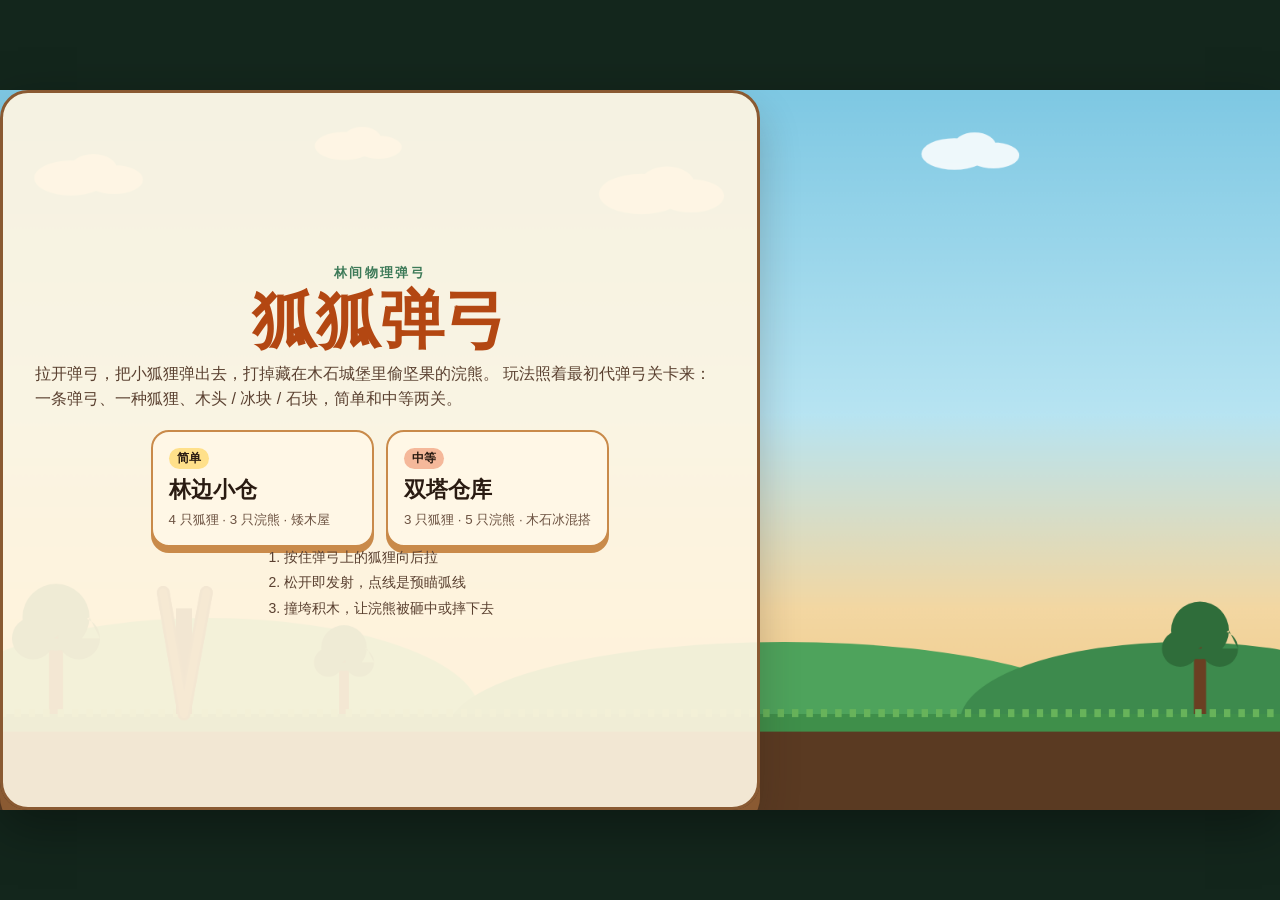
<file: index.html>
<!DOCTYPE html>
<html lang="zh-CN">
  <head>
    <meta charset="UTF-8" />
    <meta name="viewport" content="width=device-width, initial-scale=1, maximum-scale=1, user-scalable=no" />
    <title>狐狐弹弓</title>
    <meta name="description" content="初代弹弓物理小游戏：拉开小狐狸，打掉偷坚果的浣熊。提供简单与中等两关。" />
    <link rel="stylesheet" href="css/style.css" />
  </head>
  <body>
    <div id="app">
      <div class="stage" id="stage">
        <canvas id="game" width="1600" height="900" aria-label="狐狐弹弓游戏画面"></canvas>

        <header class="hud" id="hud" hidden>
          <div class="hud-left">
            <p class="hud-level" id="hudLevel">林边小仓</p>
            <p class="hud-ammo" id="hudAmmo">狐狸 × 4</p>
          </div>
          <p class="hud-score" id="hudScore">0</p>
          <div class="hud-actions">
            <button type="button" class="ghost" id="btnRestart">重来</button>
            <button type="button" class="ghost" id="btnMenu">菜单</button>
          </div>
        </header>

        <section class="panel menu" id="menu">
          <p class="eyebrow">林间物理弹弓</p>
          <h1>狐狐弹弓</h1>
          <p class="lead">
            拉开弹弓，把小狐狸弹出去，打掉藏在木石城堡里偷坚果的浣熊。
            玩法照着最初代弹弓关卡来：一条弹弓、一种狐狸、木头 / 冰块 / 石块，简单和中等两关。
          </p>
          <div class="level-pick">
            <button type="button" class="level-card easy" data-level="easy">
              <span class="tag">简单</span>
              <strong>林边小仓</strong>
              <small>4 只狐狸 · 3 只浣熊 · 矮木屋</small>
            </button>
            <button type="button" class="level-card medium" data-level="medium">
              <span class="tag">中等</span>
              <strong>双塔仓库</strong>
              <small>3 只狐狸 · 5 只浣熊 · 木石冰混搭</small>
            </button>
          </div>
          <ol class="howto">
            <li>按住弹弓上的狐狸向后拉</li>
            <li>松开即发射，点线是预瞄弧线</li>
            <li>撞垮积木，让浣熊被砸中或摔下去</li>
          </ol>
        </section>

        <section class="panel result" id="result" hidden>
          <p class="eyebrow" id="resultEyebrow">过关</p>
          <h2 id="resultTitle">坚果保住了</h2>
          <p class="stars" id="resultStars" aria-label="星级"></p>
          <p class="result-score" id="resultScore">0 分</p>
          <p class="result-note" id="resultNote"></p>
          <div class="result-actions">
            <button type="button" class="primary" id="btnAgain">再来一次</button>
            <button type="button" class="secondary" id="btnNext">下一关</button>
            <button type="button" class="ghost" id="btnBack">回菜单</button>
          </div>
        </section>
      </div>
    </div>

    <script src="vendor/matter.min.js?v=6"></script>
    <script src="js/audio.js?v=6"></script>
    <script src="js/ballistics.js?v=6"></script>
    <script src="js/draw.js?v=6"></script>
    <script src="js/levels.js?v=6"></script>
    <script src="js/game.js?v=6"></script>
  </body>
</html>
</file>
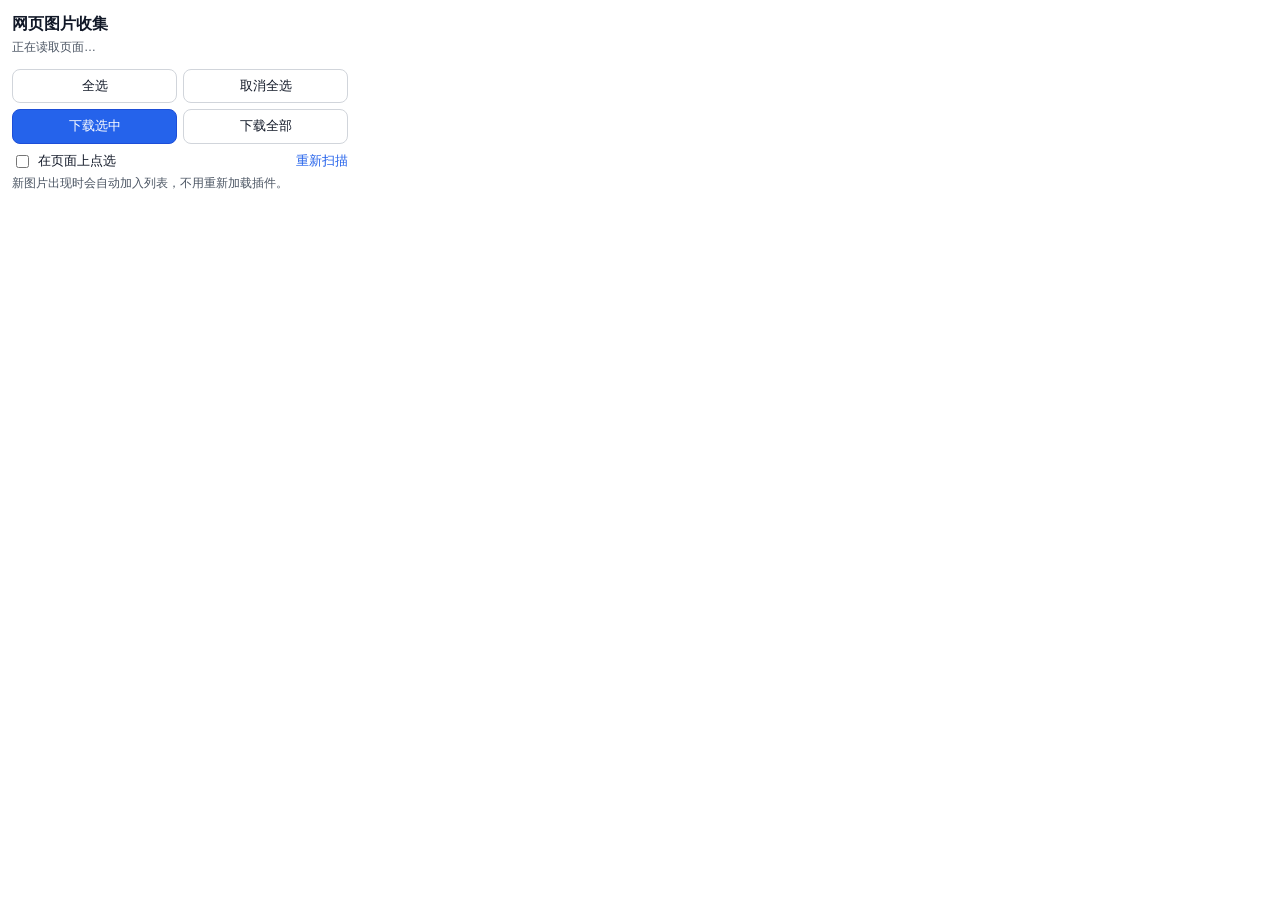
<file: extension/popup.html>
<!DOCTYPE html>
<html lang="zh-CN">
  <head>
    <meta charset="UTF-8" />
    <title>网页图片收集</title>
    <link rel="stylesheet" href="popup.css" />
  </head>
  <body>
    <header>
      <h1>网页图片收集</h1>
      <p id="status">正在读取页面…</p>
    </header>
    <div class="actions">
      <button type="button" id="select-all">全选</button>
      <button type="button" id="clear">取消全选</button>
      <button type="button" id="download-selected" class="primary">下载选中</button>
      <button type="button" id="download-all">下载全部</button>
    </div>
    <div class="row-tools">
      <label class="toggle"><input type="checkbox" id="select-mode" /> 在页面上点选</label>
      <button type="button" id="rescan" class="text">重新扫描</button>
    </div>
    <p id="sync">新图片出现时会自动加入列表，不用重新加载插件。</p>
    <div id="list"></div>
    <p id="message" aria-live="polite"></p>
    <script src="popup.js"></script>
  </body>
</html>
</file>
<file: css/style.css>
:root {
  --ink: #2a1b12;
  --pine: #1f4d3a;
  --moss: #3d7a58;
  --amber: #e07a2f;
  --cream: #f6e7c8;
  --paper: rgba(255, 246, 226, 0.92);
  --shadow: rgba(42, 27, 18, 0.22);
}

* {
  box-sizing: border-box;
}

html,
body {
  margin: 0;
  height: 100%;
  background: #13261c;
  color: var(--ink);
  font-family: "Trebuchet MS", "PingFang SC", "Hiragino Sans GB", "Noto Sans SC", sans-serif;
  user-select: none;
  overflow: hidden;
}

#app {
  min-height: 100%;
  display: grid;
  place-items: center;
}

.stage {
  position: relative;
  width: min(100vw, calc(100vh * 16 / 9));
  height: min(100vh, calc(100vw * 9 / 16));
  overflow: hidden;
  background: #7ec8e3;
  box-shadow: 0 18px 50px rgba(0, 0, 0, 0.35);
}

canvas {
  display: block;
  width: 100%;
  height: 100%;
  touch-action: none;
}

.hud,
.panel {
  position: absolute;
  pointer-events: none;
}

.hud {
  inset: 16px 18px auto;
  display: flex;
  align-items: flex-start;
  justify-content: space-between;
  gap: 16px;
}

.hud[hidden],
.panel[hidden] {
  display: none !important;
}

.hud-left,
.hud-score,
.hud-level,
.hud-ammo {
  margin: 0;
}

.hud-level,
.hud-score {
  font-size: 28px;
  font-weight: 700;
  letter-spacing: 0.02em;
  text-shadow: 0 2px 0 rgba(255, 255, 255, 0.35);
}

.hud-ammo,
.hud-score {
  color: #7a2f10;
}

.hud-actions {
  display: flex;
  gap: 8px;
  pointer-events: auto;
}

.panel {
  inset: 0;
  display: grid;
  place-items: center;
  align-content: center;
  padding: 28px;
  background: linear-gradient(180deg, rgba(19, 38, 28, 0.18), rgba(19, 38, 28, 0.42));
}

.menu,
.result {
  pointer-events: auto;
  width: min(760px, 92%);
  padding: 28px 32px 26px;
  background: var(--paper);
  border: 3px solid #8a5a32;
  border-radius: 28px;
  box-shadow: 0 16px 0 #8a5a32, 0 22px 40px var(--shadow);
}

.eyebrow {
  margin: 0 0 6px;
  color: var(--moss);
  font-size: 13px;
  font-weight: 700;
  letter-spacing: 0.18em;
  text-transform: uppercase;
}

h1,
h2 {
  margin: 0 0 10px;
  font-size: clamp(40px, 6vw, 64px);
  line-height: 1;
  color: #b34712;
}

.lead,
.result-note,
.howto {
  margin: 0 0 18px;
  color: #5a4030;
  line-height: 1.55;
}

.level-pick {
  display: grid;
  grid-template-columns: 1fr 1fr;
  gap: 12px;
}

.level-card,
button {
  font: inherit;
  cursor: pointer;
}

.level-card {
  display: grid;
  gap: 6px;
  padding: 16px;
  text-align: left;
  color: var(--ink);
  background: #fff7e6;
  border: 2px solid #c98a4a;
  border-radius: 18px;
  box-shadow: 0 6px 0 #c98a4a;
}

.level-card:hover,
.level-card:focus-visible {
  transform: translateY(-2px);
}

.level-card .tag {
  width: fit-content;
  padding: 2px 8px;
  border-radius: 999px;
  background: #ffe08a;
  font-size: 12px;
  font-weight: 700;
}

.level-card.medium .tag {
  background: #f5b89a;
}

.level-card strong {
  font-size: 22px;
}

.level-card small {
  color: #6d5342;
}

.howto {
  padding-left: 18px;
  font-size: 14px;
}

.howto li + li {
  margin-top: 4px;
}

.stars {
  margin: 8px 0 4px;
  color: #d9a10d;
  font-size: 42px;
  letter-spacing: 6px;
}

.result-score {
  margin: 0 0 8px;
  font-size: 28px;
  font-weight: 700;
}

.result-actions,
.hud-actions {
  display: flex;
  flex-wrap: wrap;
  gap: 10px;
}

.primary,
.secondary,
.ghost {
  pointer-events: auto;
  padding: 10px 16px;
  border-radius: 999px;
  border: 2px solid #8a5a32;
}

.primary {
  color: #fff8ec;
  background: var(--amber);
  box-shadow: 0 4px 0 #9a4a16;
}

.secondary {
  background: #ffe08a;
  box-shadow: 0 4px 0 #c9a227;
}

.ghost {
  background: #fff7e6;
}

@media (max-width: 720px) {
  .menu,
  .result {
    padding: 20px 16px;
  }

  .level-pick {
    grid-template-columns: 1fr;
  }

  h1,
  h2 {
    font-size: 36px;
  }

  .hud-level,
  .hud-score {
    font-size: 20px;
  }
}
</file>
<file: extension/popup.css>
* {
  box-sizing: border-box;
}

body {
  margin: 0;
  width: 360px;
  max-height: 560px;
  overflow: hidden;
  display: flex;
  flex-direction: column;
  color: #111827;
  background: #fff;
  font: 13px/1.45 "Segoe UI", "PingFang SC", "Hiragino Sans GB", "Microsoft YaHei", sans-serif;
}

header {
  padding: 12px 12px 4px;
}

h1 {
  margin: 0;
  font-size: 16px;
}

#status,
#sync,
#message {
  margin: 4px 0 0;
  color: #4b5563;
  font-size: 12px;
}

.actions,
.row-tools,
#sync,
#message {
  padding: 0 12px;
}

.actions {
  display: grid;
  grid-template-columns: 1fr 1fr;
  gap: 6px;
  margin-top: 8px;
}

button,
.toggle {
  font: inherit;
}

button {
  border: 1px solid #d1d5db;
  border-radius: 8px;
  background: #fff;
  color: #111827;
  padding: 7px 8px;
  cursor: pointer;
}

button.primary {
  border-color: #1d4ed8;
  background: #2563eb;
  color: #fff;
}

button.text {
  border: none;
  background: transparent;
  color: #2563eb;
  padding: 0;
}

button:disabled {
  opacity: 0.55;
  cursor: default;
}

.row-tools {
  display: flex;
  align-items: center;
  justify-content: space-between;
  margin-top: 8px;
}

.toggle {
  display: flex;
  align-items: center;
  gap: 6px;
}

#list {
  margin-top: 8px;
  padding: 0 8px 8px;
  overflow: auto;
  min-height: 80px;
  max-height: 360px;
}

.row {
  display: grid;
  grid-template-columns: 18px 48px 1fr;
  gap: 8px;
  align-items: center;
  padding: 6px;
  border-radius: 8px;
}

.row:hover {
  background: #f3f4f6;
}

.thumb {
  width: 48px;
  height: 48px;
  border-radius: 6px;
  background: #e5e7eb;
  color: #6b7280;
  overflow: hidden;
  display: flex;
  align-items: center;
  justify-content: center;
  font-size: 10px;
  text-align: center;
}

.thumb img {
  width: 100%;
  height: 100%;
  object-fit: cover;
  display: block;
}

.name {
  font-weight: 600;
  white-space: nowrap;
  overflow: hidden;
  text-overflow: ellipsis;
}

.sub {
  color: #6b7280;
  font-size: 12px;
}

.empty,
.error {
  margin: 12px 4px;
  color: #4b5563;
}

#message:empty {
  display: none;
}

#message {
  padding-bottom: 10px;
}
</file>
